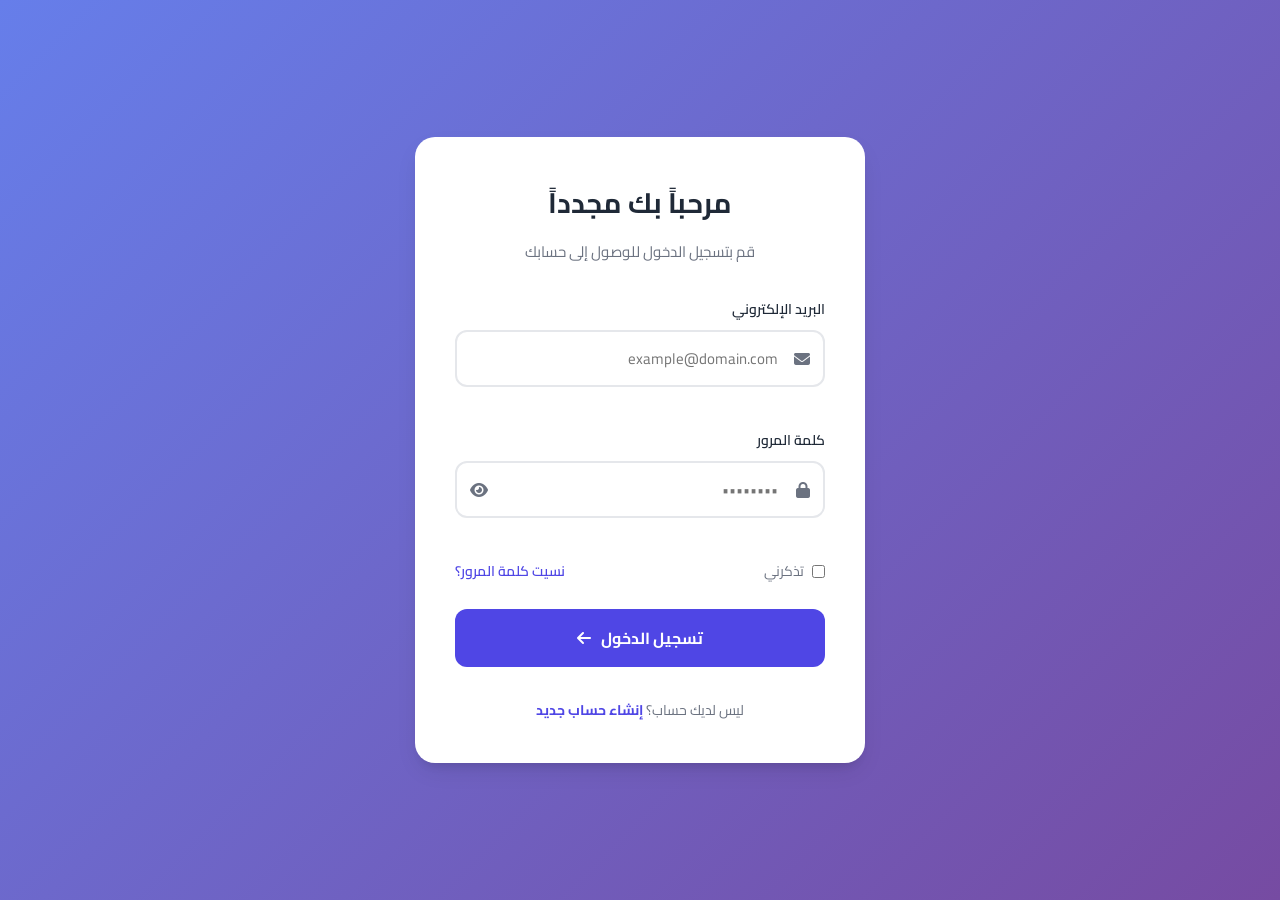
<file: index.html>
<!DOCTYPE html>
<html lang="ar" dir="rtl">
<head>
    <meta charset="UTF-8">
    <meta name="viewport" content="width=device-width, initial-scale=1.0">
    <title>تسجيل الدخول | منصة احترافية</title>
    <!-- Google Fonts -->
    <link href="https://fonts.googleapis.com/css2?family=Cairo:wght@300;400;600;700&display=swap" rel="stylesheet">
    <!-- Font Awesome for Icons -->
    <link rel="stylesheet" href="https://cdnjs.cloudflare.com/ajax/libs/font-awesome/6.4.0/css/all.min.css">
    <!-- Custom CSS -->
    <link rel="stylesheet" href="css/style.css">
</head>
<body>
    <div class="container">
        <div class="auth-card">
            <div class="auth-header">
                <h2>مرحباً بك مجدداً</h2>
                <p>قم بتسجيل الدخول للوصول إلى حسابك</p>
            </div>
            
            <form id="loginForm" class="auth-form">
                <div class="input-group">
                    <label for="email">البريد الإلكتروني</label>
                    <div class="input-wrapper">
                        <i class="fas fa-envelope"></i>
                        <input type="email" id="email" placeholder="example@domain.com" required>
                    </div>
                    <span class="error-msg" id="emailError"></span>
                </div>

                <div class="input-group">
                    <label for="password">كلمة المرور</label>
                    <div class="input-wrapper">
                        <i class="fas fa-lock"></i>
                        <input type="password" id="password" placeholder="••••••••" required>
                        <i class="fas fa-eye toggle-password" id="togglePassword"></i>
                    </div>
                    <span class="error-msg" id="passwordError"></span>
                </div>

                <div class="form-options">
                    <label class="remember-me">
                        <input type="checkbox"> تذكرني
                    </label>
                    <a href="#" class="forgot-password">نسيت كلمة المرور؟</a>
                </div>

                <button type="submit" class="btn-submit">
                    <span>تسجيل الدخول</span>
                    <i class="fas fa-arrow-left"></i>
                </button>
            </form>

            <div class="auth-footer">
                <p>ليس لديك حساب؟ <a href="signup.html">إنشاء حساب جديد</a></p>
            </div>
        </div>
    </div>

    <div id="toast" class="toast"></div>

    <script src="js/script.js"></script>
</body>
</html>
</file>
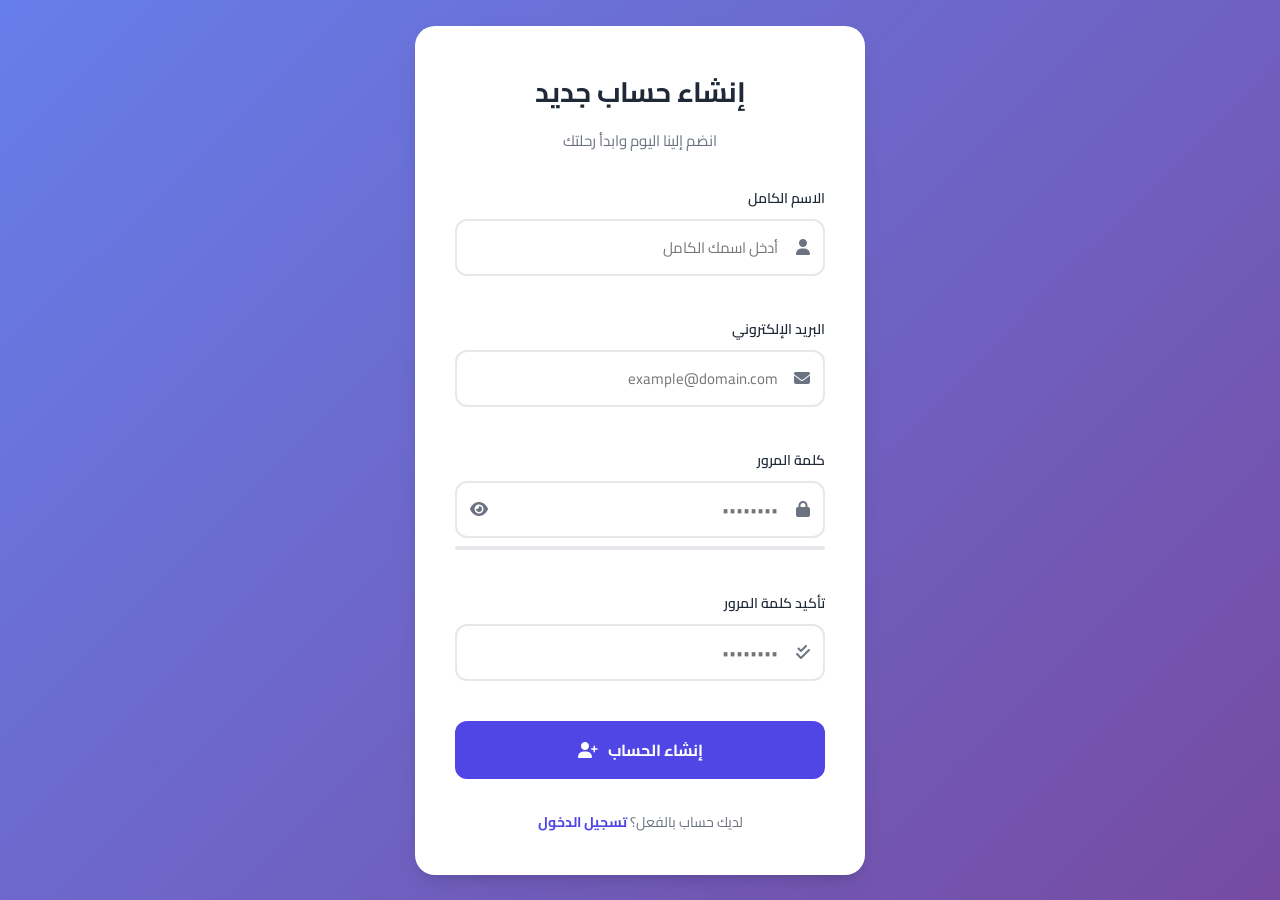
<file: signup.html>
<!DOCTYPE html>
<html lang="ar" dir="rtl">
<head>
    <meta charset="UTF-8">
    <meta name="viewport" content="width=device-width, initial-scale=1.0">
    <title>إنشاء حساب | منصة احترافية</title>
    <!-- Google Fonts -->
    <link href="https://fonts.googleapis.com/css2?family=Cairo:wght@300;400;600;700&display=swap" rel="stylesheet">
    <!-- Font Awesome for Icons -->
    <link rel="stylesheet" href="https://cdnjs.cloudflare.com/ajax/libs/font-awesome/6.4.0/css/all.min.css">
    <!-- Custom CSS -->
    <link rel="stylesheet" href="css/style.css">
</head>
<body>
    <div class="container">
        <div class="auth-card">
            <div class="auth-header">
                <h2>إنشاء حساب جديد</h2>
                <p>انضم إلينا اليوم وابدأ رحلتك</p>
            </div>
            
            <form id="signupForm" class="auth-form">
                <div class="input-group">
                    <label for="fullname">الاسم الكامل</label>
                    <div class="input-wrapper">
                        <i class="fas fa-user"></i>
                        <input type="text" id="fullname" placeholder="أدخل اسمك الكامل" required>
                    </div>
                    <span class="error-msg" id="nameError"></span>
                </div>

                <div class="input-group">
                    <label for="email">البريد الإلكتروني</label>
                    <div class="input-wrapper">
                        <i class="fas fa-envelope"></i>
                        <input type="email" id="email" placeholder="example@domain.com" required>
                    </div>
                    <span class="error-msg" id="emailError"></span>
                </div>

                <div class="input-group">
                    <label for="password">كلمة المرور</label>
                    <div class="input-wrapper">
                        <i class="fas fa-lock"></i>
                        <input type="password" id="password" placeholder="••••••••" required>
                        <i class="fas fa-eye toggle-password" id="togglePassword"></i>
                    </div>
                    <div class="password-strength">
                        <div class="strength-bar" id="strengthBar"></div>
                    </div>
                    <span class="error-msg" id="passwordError"></span>
                </div>

                <div class="input-group">
                    <label for="confirmPassword">تأكيد كلمة المرور</label>
                    <div class="input-wrapper">
                        <i class="fas fa-check-double"></i>
                        <input type="password" id="confirmPassword" placeholder="••••••••" required>
                    </div>
                    <span class="error-msg" id="confirmError"></span>
                </div>

                <button type="submit" class="btn-submit">
                    <span>إنشاء الحساب</span>
                    <i class="fas fa-user-plus"></i>
                </button>
            </form>

            <div class="auth-footer">
                <p>لديك حساب بالفعل؟ <a href="index.html">تسجيل الدخول</a></p>
            </div>
        </div>
    </div>

    <div id="toast" class="toast"></div>

    <script src="js/script.js"></script>
</body>
</html>
</file>
<file: css/style.css>
/* 
   Project: Professional Auth Pages
   Author: Manus Web Developer
   Language: Arabic (RTL)
*/

:root {
    --primary-color: #4f46e5;
    --primary-hover: #4338ca;
    --bg-gradient: linear-gradient(135deg, #667eea 0%, #764ba2 100%);
    --text-main: #1f2937;
    --text-muted: #6b7280;
    --white: #ffffff;
    --error: #ef4444;
    --success: #10b981;
    --shadow: 0 10px 25px -5px rgba(0, 0, 0, 0.1), 0 8px 10px -6px rgba(0, 0, 0, 0.1);
    --transition: all 0.3s ease;
}

* {
    margin: 0;
    padding: 0;
    box-sizing: border-box;
    font-family: 'Cairo', sans-serif;
}

body {
    background: var(--bg-gradient);
    min-height: 100vh;
    display: flex;
    align-items: center;
    justify-content: center;
    padding: 20px;
}

.container {
    width: 100%;
    max-width: 450px;
    animation: fadeIn 0.6s ease-out;
}

@keyframes fadeIn {
    from { opacity: 0; transform: translateY(20px); }
    to { opacity: 1; transform: translateY(0); }
}

.auth-card {
    background: var(--white);
    padding: 40px;
    border-radius: 20px;
    box-shadow: var(--shadow);
}

.auth-header {
    text-align: center;
    margin-bottom: 30px;
}

.auth-header h2 {
    color: var(--text-main);
    font-size: 28px;
    font-weight: 700;
    margin-bottom: 8px;
}

.auth-header p {
    color: var(--text-muted);
    font-size: 15px;
}

.auth-form .input-group {
    margin-bottom: 20px;
}

.input-group label {
    display: block;
    margin-bottom: 8px;
    color: var(--text-main);
    font-weight: 600;
    font-size: 14px;
}

.input-wrapper {
    position: relative;
    display: flex;
    align-items: center;
}

.input-wrapper i {
    position: absolute;
    right: 15px;
    color: var(--text-muted);
    transition: var(--transition);
}

.input-wrapper input {
    width: 100%;
    padding: 12px 45px 12px 15px;
    border: 2px solid #e5e7eb;
    border-radius: 12px;
    outline: none;
    font-size: 15px;
    transition: var(--transition);
}

.input-wrapper input:focus {
    border-color: var(--primary-color);
    box-shadow: 0 0 0 4px rgba(79, 70, 229, 0.1);
}

.input-wrapper input:focus + i,
.input-wrapper i.active {
    color: var(--primary-color);
}

.toggle-password {
    left: 15px;
    right: auto !important;
    cursor: pointer;
}

.error-msg {
    color: var(--error);
    font-size: 12px;
    margin-top: 5px;
    display: block;
    height: 15px;
}

.form-options {
    display: flex;
    justify-content: space-between;
    align-items: center;
    margin-bottom: 25px;
    font-size: 14px;
}

.remember-me {
    display: flex;
    align-items: center;
    gap: 8px;
    cursor: pointer;
    color: var(--text-muted);
}

.forgot-password {
    color: var(--primary-color);
    text-decoration: none;
    font-weight: 600;
}

.forgot-password:hover {
    text-decoration: underline;
}

.btn-submit {
    width: 100%;
    padding: 14px;
    background: var(--primary-color);
    color: var(--white);
    border: none;
    border-radius: 12px;
    font-size: 16px;
    font-weight: 700;
    cursor: pointer;
    display: flex;
    align-items: center;
    justify-content: center;
    gap: 10px;
    transition: var(--transition);
}

.btn-submit:hover {
    background: var(--primary-hover);
    transform: translateY(-2px);
    box-shadow: 0 5px 15px rgba(79, 70, 229, 0.3);
}

.btn-submit:active {
    transform: translateY(0);
}

.auth-footer {
    margin-top: 30px;
    text-align: center;
    font-size: 14px;
    color: var(--text-muted);
}

.auth-footer a {
    color: var(--primary-color);
    text-decoration: none;
    font-weight: 700;
}

.auth-footer a:hover {
    text-decoration: underline;
}

/* Password Strength Bar */
.password-strength {
    height: 4px;
    width: 100%;
    background: #e5e7eb;
    margin-top: 8px;
    border-radius: 2px;
    overflow: hidden;
}

.strength-bar {
    height: 100%;
    width: 0;
    transition: var(--transition);
}

.strength-weak { width: 33%; background: var(--error); }
.strength-medium { width: 66%; background: #f59e0b; }
.strength-strong { width: 100%; background: var(--success); }

/* Toast Notification */
.toast {
    position: fixed;
    bottom: 20px;
    right: 20px;
    padding: 15px 25px;
    background: var(--white);
    border-radius: 10px;
    box-shadow: var(--shadow);
    display: none;
    animation: slideIn 0.3s ease-out;
    z-index: 1000;
}

@keyframes slideIn {
    from { transform: translateX(100%); }
    to { transform: translateX(0); }
}

.toast.success { border-right: 5px solid var(--success); }
.toast.error { border-right: 5px solid var(--error); }

/* Responsive Design */
@media (max-width: 480px) {
    .auth-card {
        padding: 30px 20px;
    }
    
    .auth-header h2 {
        font-size: 24px;
    }
}
</file>
